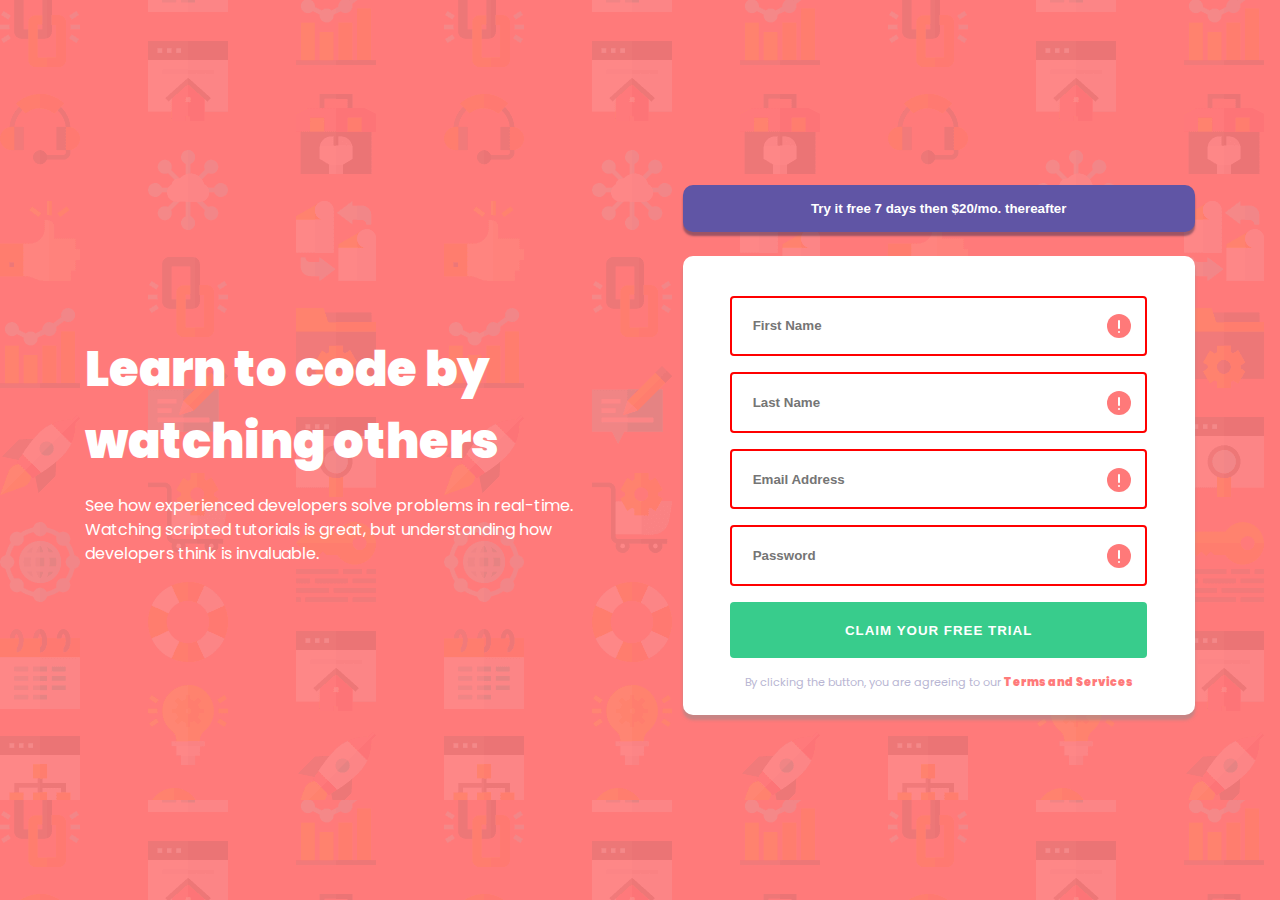
<file: index.html>
<!DOCTYPE html>
<html lang="en">

<head>
  <meta charset="UTF-8">
  <meta name="viewport" content="width=device-width, initial-scale=1.0">

  <link rel="icon" type="image/png" sizes="32x32" href="./images/favicon-32x32.png">

  <title> Intro component with sign up form</title>

  <link rel="stylesheet" href="styles.css">

</head>

<body>

  <main class="main-section">

    <div class="content-section">

      <h1 class="site-title"> Learn to code by watching others</h1>

      <p class="site-description"> See how experienced developers solve problems in real-time. Watching scripted
        tutorials is great,
        but understanding how developers think is invaluable.</p>

    </div>


    <div class="form-section">
      <button class="try-btn"> Try it free 7 days then $20/mo. thereafter</button>

      <form method="GET" action="./form.html" novalidate>

        <div class="input-field">
          <input class="form-input" type="text" name="first" placeholder="First Name" required>
          <span class="error"></span>
        </div>

        <div class="input-field">
          <input class="form-input" type="text" name="last" placeholder="Last Name" required>
          <span class="error"></span>
        </div>

        <div class="input-field">
          <input class="form-input" type="email" id="mail" name="mail" placeholder="Email Address" required
            minlength="8">
          <span class="error"></span>
        </div>

        <div class="input-field">
          <input class="form-input" type="password" name="password" placeholder="Password" required>
          <span class="error"></span>
        </div>


        <div class="input-field">
          <button type="submit" class="claim-btn"> Claim your free trial</button>
        </div>

        <p class="terms-condition"> By clicking the button, you are agreeing to our <span class="term-word">Terms and
            Services</span></p>
      </form>

    </div>

  </main>

  <!-- <footer>
    <p class="attribution">
      Challenge by <a href="https://www.frontendmentor.io?ref=challenge" target="_blank">Frontend Mentor</a>.
      Coded by <a href="#">Skyz03</a>.
    </p>
  </footer> -->

  <script src="index.js"></script>

</body>

</html>
</file>
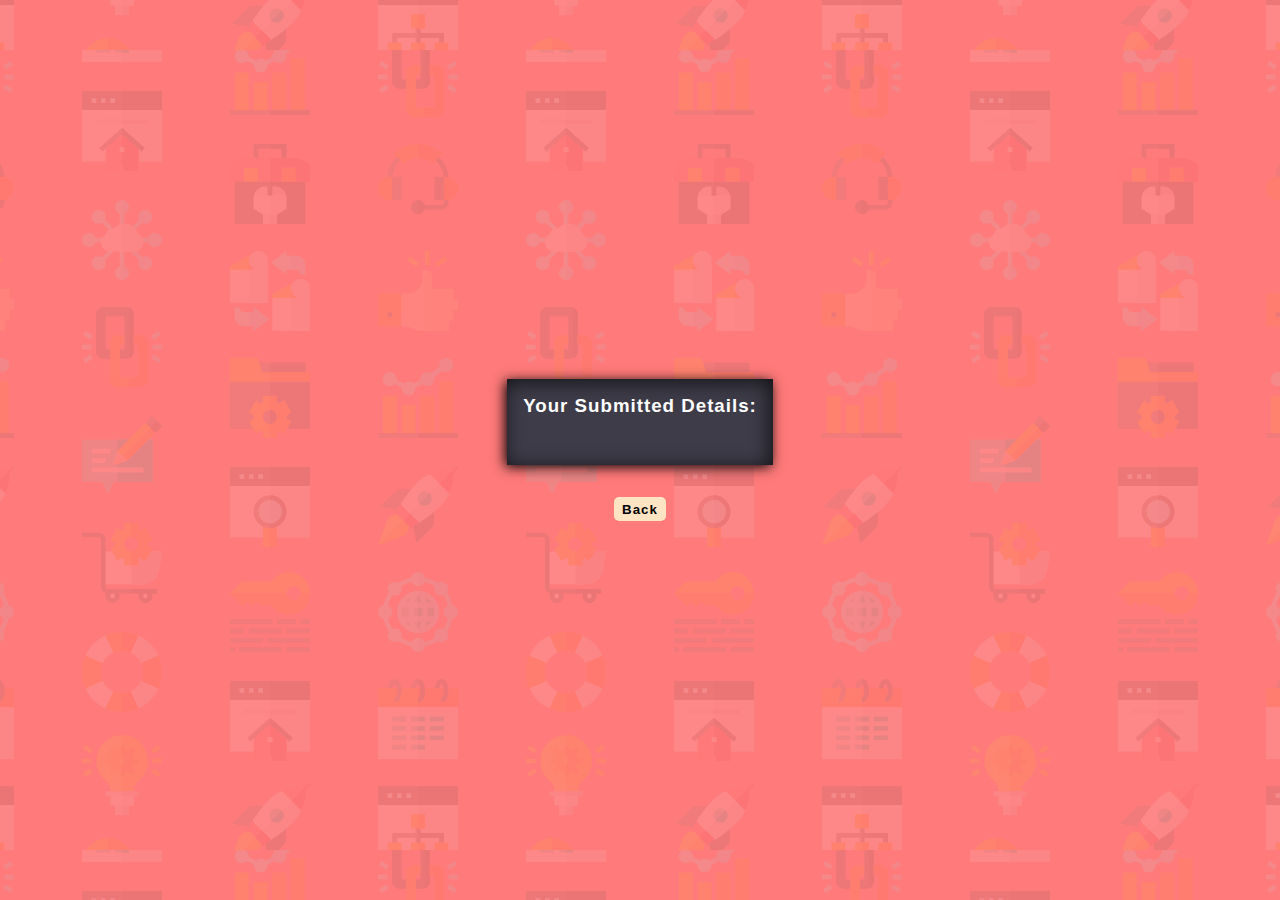
<file: form.html>
<!DOCTYPE html>

<html>

<head>
    <meta charset="utf-8">
    <meta http-equiv="X-UA-Compatible" content="IE=edge">
    <title> Submitted Intro component with sign up form </title>
    <meta name="description" content="">
    <meta name="viewport" content="width=device-width, initial-scale=1">
    <link rel="stylesheet" href="styles2.css">
</head>

<body>

    <body>
        <div class="details">
            <h3>Your Submitted Details:</h3>
            <ul>

            </ul>
        </div>
        <button onclick="goBack()">Back</button>
    </body>


    <script>
        const list = document.querySelector("ul")
        new URLSearchParams(window.location.search).forEach((value, name) => {
            let inputName = name.toUpperCase()
            let li = document.createElement("li")
            let liTextNode = `${inputName} : ${value}`
            li.append(liTextNode)
            list.appendChild(li)
        })
        // function to return back to form interface
        function goBack() {
            window.history.back()
        }
    </script>

</body>

</html>
</file>
<file: styles.css>
@import url("https://fonts.googleapis.com/css2?family=Poppins:wght@400;500;600;700&display=swap");

:root {
  --red--: hsl(0, 100%, 74%);
  --green--: hsl(154, 59%, 51%);
  --blue--: hsl(248, 32%, 49%);
  --dark-blue--: hsl(249, 10%, 26%);
  --gray-blue--: hsl(246, 25%, 77%);
}

* {
  margin: 0;
  padding: 0;
  box-sizing: border-box;
}

body {
  font-family: "Poppins", sans-serif;
  background-color: var(--red--);
  background-image: url(images/bg-intro-desktop.png);
  color: #fff;
}

.main-section {
  display: flex;
  align-items: center;
  justify-content: space-evenly;
  min-height: 100vh;
}

/* Content Left Section  */
.content-section {
  width: 40%;
  display: flex;
  align-items: center;
  justify-content: center;
  flex-direction: column;
}

.site-title {
  font-weight: 900;
  font-size: 3rem;
  margin-bottom: 1rem;
}

.site-description {
  line-height: 1.5;
}

/* Form Right Section  */
.form-section {
  width: 40%;
  display: flex;
  align-items: center;
  justify-content: center;
  flex-direction: column;
}

.try-btn {
  background-color: var(--blue--);
  color: #fff;
  border: 0;
  border-radius: 10px;
  cursor: pointer;
  font-weight: 600;
  padding: 1rem;
  text-align: center;
  width: 100%;
  margin-bottom: 1.5rem;
  box-shadow: rgba(58, 45, 78, 0.5) 0 4px 2px 0;
}

/* Inside Form Section  */
form {
  background-color: #fff;
  display: flex;
  flex-direction: column;
  align-items: center;
  justify-content: center;
  border-radius: 10px;
  width: 100%;
  padding: 1.5rem;
  box-shadow: rgba(143, 142, 142, 0.5) 0 5px 3px 0;
}

form .input-field {
  width: 90%;
  margin-top: 1rem;
  position: relative;
}

input {
  width: 100%;
  padding: 1.3rem;
  border-radius: 4px;
  outline: none;
  border: 2px solid rgba(226, 226, 226, 0.5);
  font-weight: 600;
}

.claim-btn {
  width: 100%;
  background-color: var(--green--);
  padding: 1.3rem;
  color: #fff;
  cursor: pointer;
  border: none;
  border-radius: 4px;
  text-transform: uppercase;
  font-weight: 600;
  letter-spacing: 1px;
  text-align: center;
}

/* Below Term & Condition */
.terms-condition {
  color: var(--gray-blue--);
  font-size: 0.7rem;
  margin-top: 1rem;
}

.term-word {
  color: var(--red--);
  font-weight: 900;
}

/* CSS for Required eleement */

input + span {
  position: relative;
}

input + span::before {
  position: absolute;
  right: 1rem;
  bottom: 0.8rem;
}

input:invalid {
  border: 2px solid red;
}

input:valid {
  border: 2px solid green;
}

input:invalid + span::before {
  content: url(images/icon-error.svg);
}

input:valid + span::before {
  content: "✓";
  transform: scale(2);
  color: green;
}

/* This is the style of our error messages */
.error {
  display: block;
  text-align: right;
  color: var(--red--);
  font-size: 0.7rem;
  font-weight: 600;
  font-style: italic;
}

.error.active {
  padding: 0.3em;
}

/* Attribute Section  */
.attribution {
  font-size: 11px;
  text-align: center;
}
.attribution a {
  color: hsl(228, 45%, 44%);
}

@media (max-width: 1080px) and (min-width: 640px) {
  .try-btn {
    padding: 3% 23%;
  }

  form {
    width: 90%;
  }
}

@media (max-width: 640px) {
  body {
    background-image: url(images/bg-intro-mobile.png);
  }

  .main-section {
    flex-direction: column;
  }

  .content-section {
    padding: 0;
    width: 100%;
    margin-right: 0;
  }

  .site-title {
    font-size: 1.5rem;
    text-align: center;
    padding: 5%;
  }

  .site-description {
    text-align: center;
    padding-bottom: 10%;
  }

  .form-section {
    width: 100vw;
    max-width: 500px;
    padding: 1rem;
    text-align: center;
  }

  .try-btn {
    padding: 5% 25%;
  }

  form {
    margin-top: 5%;
    max-width: 100%;
    width: 90%;
  }

  input + span::before {
    position: absolute;
    left: 50vw;
    bottom: 1rem;
  }
}
</file>
<file: styles2.css>
* {
  margin: 0;
  padding: 0;
  box-sizing: border-box;
}

body {
  background: url(./images/bg-intro-desktop.png) center hsl(0, 100%, 74%);
  height: 100vh;
  display: flex;
  justify-content: center;
  align-items: center;
  flex-direction: column;
  font-family: "Poppins", sans-serif;
}

.details {
  background-color: hsl(249, 10%, 26%);
  padding: 1rem;
  box-shadow: inset -3px 3px 20px rgb(0 0 0 / 70%), -2px 2px 12px rgb(0 0 0);
}

h3 {
  text-align: center;
  color: #fff;
  letter-spacing: 1px;
}

ul {
  list-style-image: url(./images/icon-check.svg);
  padding: 1rem;
  list-style-position: outside;
}

li {
  margin-top: 0.5rem;
  color: hsl(246, 25%, 77%);
  font-family: monospace;
  font-weight: 600;
}

button {
  margin-top: 2rem;
  border: none;
  outline: none;
  background-color: bisque;
  padding: 0.3rem 0.5rem;
  border-radius: 5px;
  cursor: pointer;
  font-weight: 700;
  letter-spacing: 1px;
}

button:hover {
  background-color: rgb(83, 148, 83);
  color: #fff;
}
</file>
